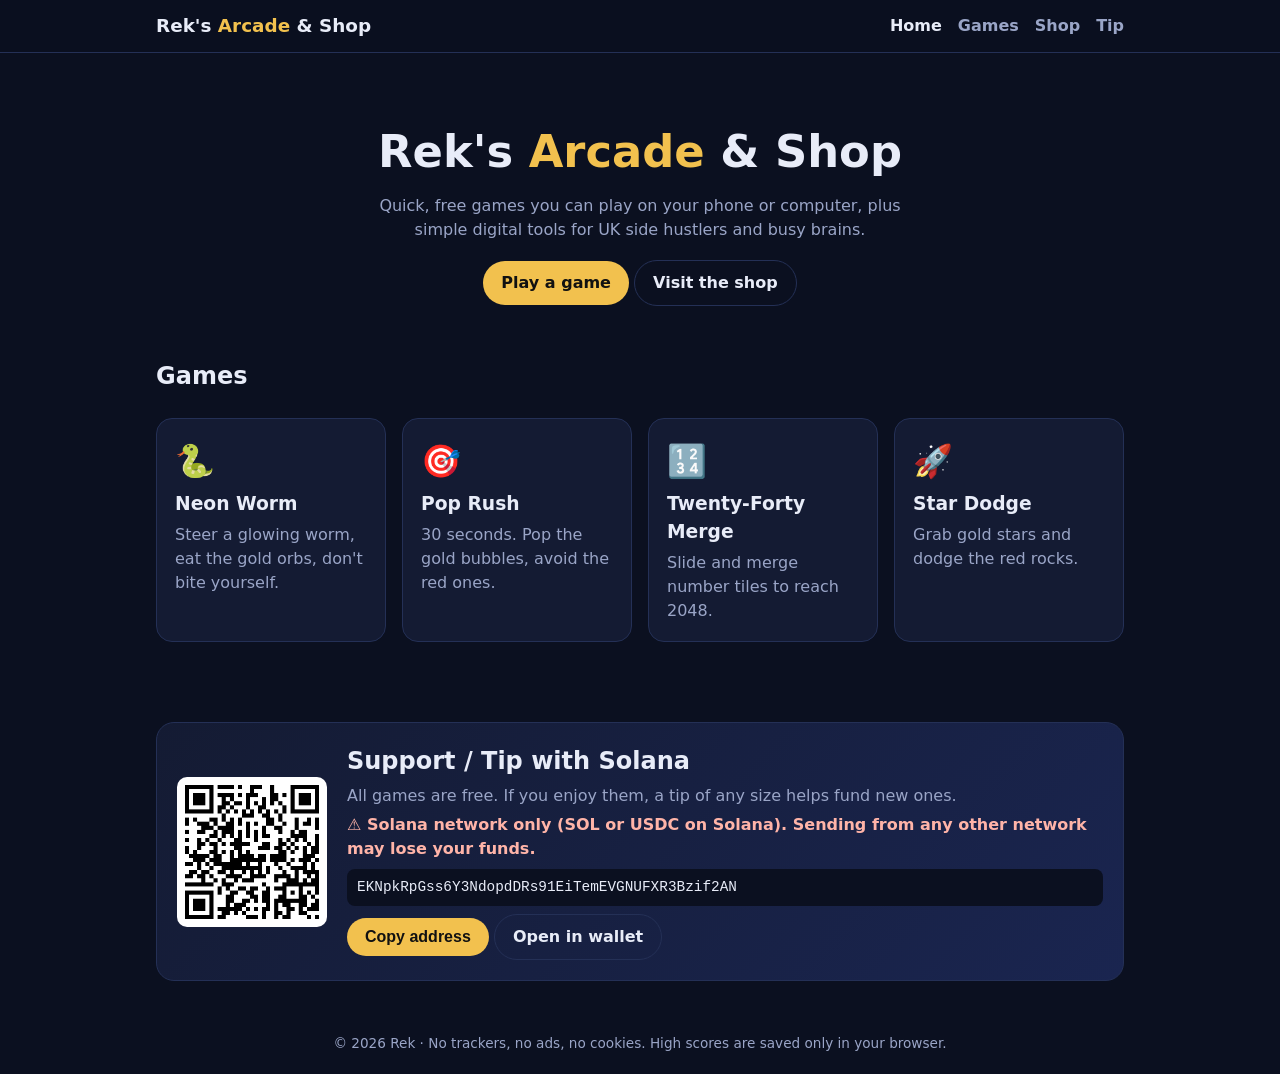
<file: index.html>
<!doctype html><html lang="en-GB"><head><meta charset="utf-8"><meta name="viewport" content="width=device-width,initial-scale=1">
<title>Home · Rek's Arcade &amp; Shop</title><meta name="description" content="Free browser games and handy digital products by Rek.">
<link rel="stylesheet" href="css/style.css"></head><body>
<header><nav><a class="brand" href="index.html">Rek's <span>Arcade</span> &amp; Shop</a><a href="index.html" class="on">Home</a><a href="games/index.html" class="">Games</a><a href="shop.html" class="">Shop</a><a href="#tip" class="">Tip</a></nav></header>
<main><section class="hero"><h1>Rek's <span style="color:var(--acc)">Arcade</span> &amp; Shop</h1>
<p>Quick, free games you can play on your phone or computer, plus simple digital tools for UK side hustlers and busy brains.</p>
<p style="margin-top:18px"><a class="btn" href="games/index.html">Play a game</a> <a class="btn alt" href="shop.html">Visit the shop</a></p></section>
<h2>Games</h2><div class="grid"><a class="card" href="games/snake.html"><div class="ico">🐍</div><h3 style="margin:.3em 0 0">Neon Worm</h3><p>Steer a glowing worm, eat the gold orbs, don't bite yourself.</p></a><a class="card" href="games/reflex.html"><div class="ico">🎯</div><h3 style="margin:.3em 0 0">Pop Rush</h3><p>30 seconds. Pop the gold bubbles, avoid the red ones.</p></a><a class="card" href="games/merge.html"><div class="ico">🔢</div><h3 style="margin:.3em 0 0">Twenty-Forty Merge</h3><p>Slide and merge number tiles to reach 2048.</p></a><a class="card" href="games/stardodge.html"><div class="ico">🚀</div><h3 style="margin:.3em 0 0">Star Dodge</h3><p>Grab gold stars and dodge the red rocks.</p></a></div></main>
<section class="tip" id="tip"><div class="box"><img src="assets/solana-qr.png" alt="QR code for Rek's Solana address" width="150" height="150">
<div class="info"><h2 style="margin:0">Support / Tip with Solana</h2><p class="mut" style="margin:.3em 0">All games are free. If you enjoy them, a tip of any size helps fund new ones.</p>
<p class="warn" style="margin:.3em 0">⚠ Solana network only (SOL or USDC on Solana). Sending from any other network may lose your funds.</p>
<code id="sol-addr">EKNpkRpGss6Y3NdopdDRs91EiTemEVGNUFXR3Bzif2AN</code>
<button class="btn" data-copy="sol-addr">Copy address</button> <a class="btn alt" href="solana:EKNpkRpGss6Y3NdopdDRs91EiTemEVGNUFXR3Bzif2AN">Open in wallet</a></div></div></section>
<footer>© 2026 Rek · No trackers, no ads, no cookies. High scores are saved only in your browser.</footer><script src="js/tip.js"></script></body></html>
</file>
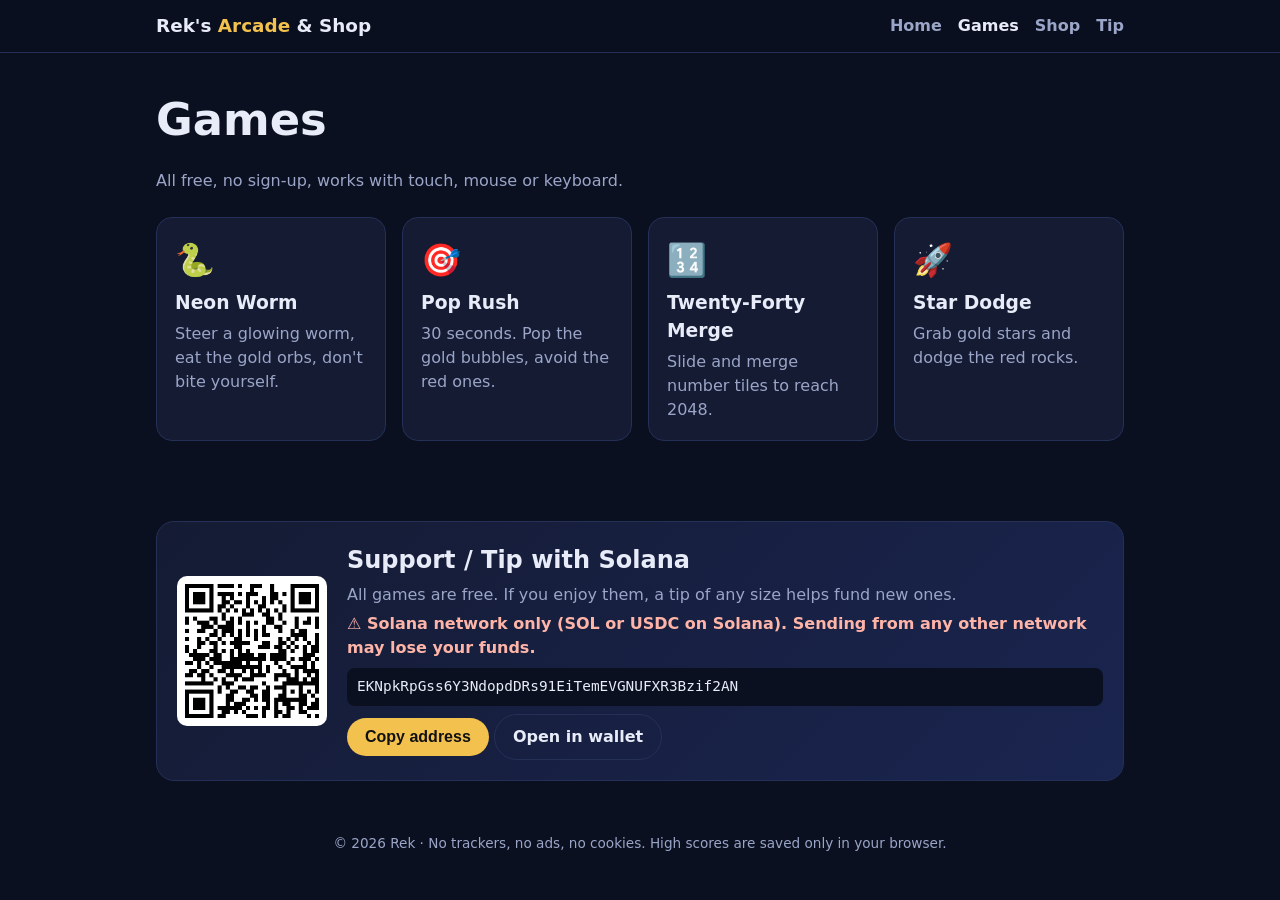
<file: games/index.html>
<!doctype html><html lang="en-GB"><head><meta charset="utf-8"><meta name="viewport" content="width=device-width,initial-scale=1">
<title>Games · Rek's Arcade &amp; Shop</title><meta name="description" content="Free browser games and handy digital products by Rek.">
<link rel="stylesheet" href="../css/style.css"></head><body>
<header><nav><a class="brand" href="../index.html">Rek's <span>Arcade</span> &amp; Shop</a><a href="../index.html" class="">Home</a><a href="../games/index.html" class="on">Games</a><a href="../shop.html" class="">Shop</a><a href="#tip" class="">Tip</a></nav></header>
<main><h1>Games</h1><p class="mut">All free, no sign-up, works with touch, mouse or keyboard.</p><div class="grid"><a class="card" href="snake.html"><div class="ico">🐍</div><h3 style="margin:.3em 0 0">Neon Worm</h3><p>Steer a glowing worm, eat the gold orbs, don't bite yourself.</p></a><a class="card" href="reflex.html"><div class="ico">🎯</div><h3 style="margin:.3em 0 0">Pop Rush</h3><p>30 seconds. Pop the gold bubbles, avoid the red ones.</p></a><a class="card" href="merge.html"><div class="ico">🔢</div><h3 style="margin:.3em 0 0">Twenty-Forty Merge</h3><p>Slide and merge number tiles to reach 2048.</p></a><a class="card" href="stardodge.html"><div class="ico">🚀</div><h3 style="margin:.3em 0 0">Star Dodge</h3><p>Grab gold stars and dodge the red rocks.</p></a></div></main>
<section class="tip" id="tip"><div class="box"><img src="../assets/solana-qr.png" alt="QR code for Rek's Solana address" width="150" height="150">
<div class="info"><h2 style="margin:0">Support / Tip with Solana</h2><p class="mut" style="margin:.3em 0">All games are free. If you enjoy them, a tip of any size helps fund new ones.</p>
<p class="warn" style="margin:.3em 0">⚠ Solana network only (SOL or USDC on Solana). Sending from any other network may lose your funds.</p>
<code id="sol-addr">EKNpkRpGss6Y3NdopdDRs91EiTemEVGNUFXR3Bzif2AN</code>
<button class="btn" data-copy="sol-addr">Copy address</button> <a class="btn alt" href="solana:EKNpkRpGss6Y3NdopdDRs91EiTemEVGNUFXR3Bzif2AN">Open in wallet</a></div></div></section>
<footer>© 2026 Rek · No trackers, no ads, no cookies. High scores are saved only in your browser.</footer><script src="../js/tip.js"></script></body></html>
</file>
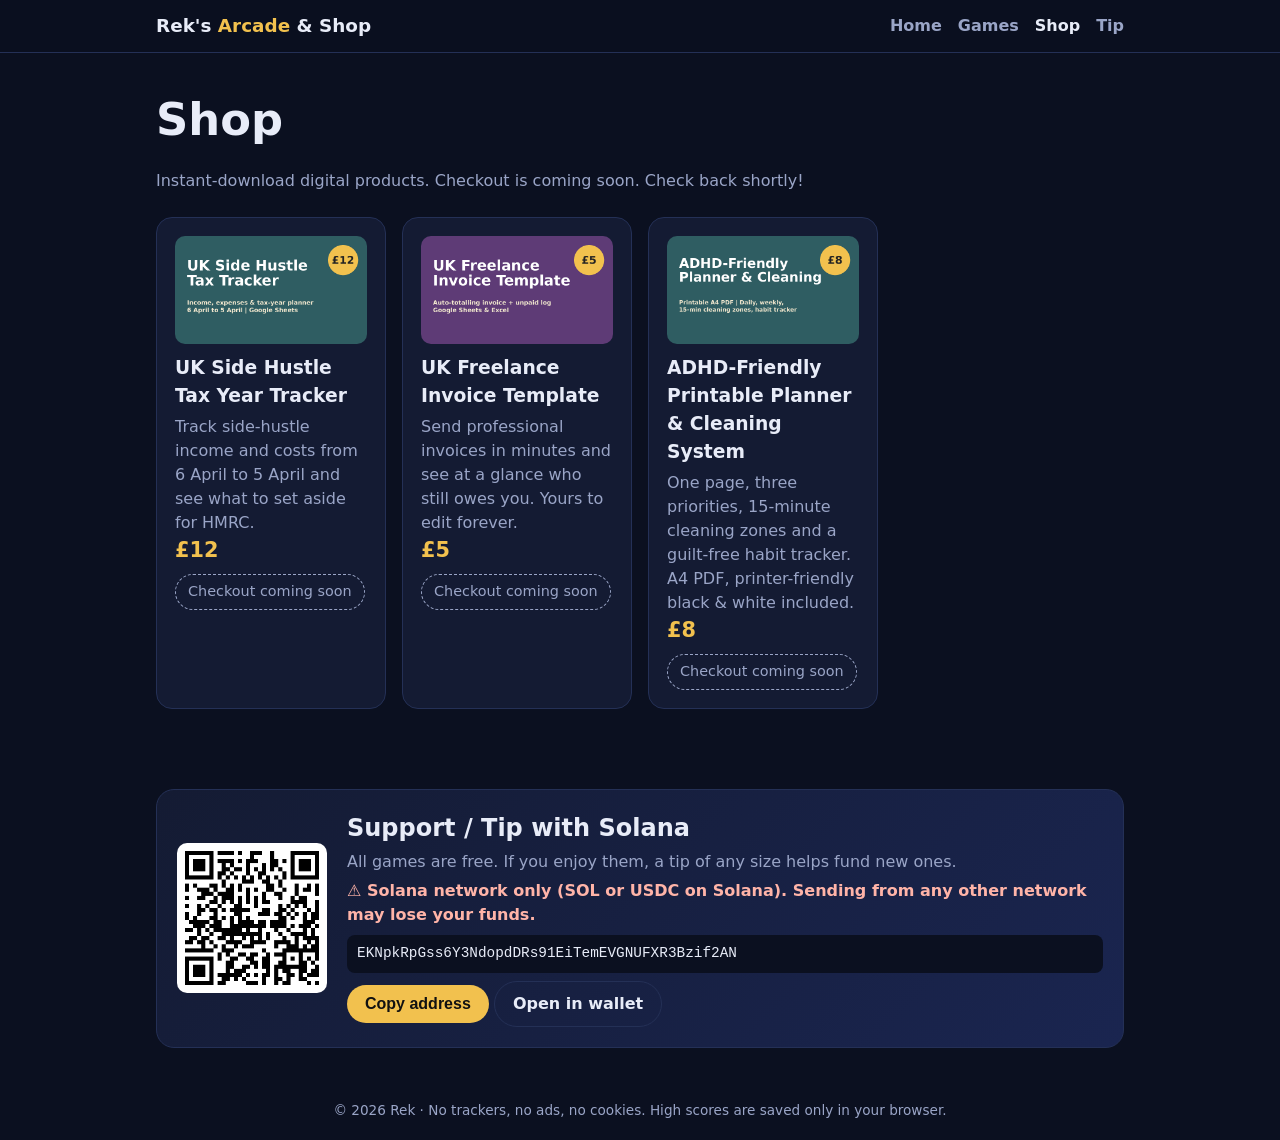
<file: shop.html>
<!doctype html><html lang="en-GB"><head><meta charset="utf-8"><meta name="viewport" content="width=device-width,initial-scale=1">
<title>Shop · Rek's Arcade &amp; Shop</title><meta name="description" content="Free browser games and handy digital products by Rek.">
<link rel="stylesheet" href="css/style.css"></head><body>
<header><nav><a class="brand" href="index.html">Rek's <span>Arcade</span> &amp; Shop</a><a href="index.html" class="">Home</a><a href="games/index.html" class="">Games</a><a href="shop.html" class="on">Shop</a><a href="#tip" class="">Tip</a></nav></header>
<main><h1>Shop</h1><p class="mut">Instant-download digital products. Checkout is coming soon. Check back shortly!</p><div class="grid"><div class="card"><img src="assets/cover_tracker.png" alt="UK Side Hustle Tax Year Tracker cover" loading="lazy"><h3 style="margin:.2em 0">UK Side Hustle Tax Year Tracker</h3><p>Track side-hustle income and costs from 6 April to 5 April and see what to set aside for HMRC.</p><div class="price">£12</div><span class="soon">Checkout coming soon</span></div><div class="card"><img src="assets/cover_invoice.png" alt="UK Freelance Invoice Template cover" loading="lazy"><h3 style="margin:.2em 0">UK Freelance Invoice Template</h3><p>Send professional invoices in minutes and see at a glance who still owes you. Yours to edit forever.</p><div class="price">£5</div><span class="soon">Checkout coming soon</span></div><div class="card"><img src="assets/cover_adhd.png" alt="ADHD-Friendly Printable Planner &amp; Cleaning System cover" loading="lazy"><h3 style="margin:.2em 0">ADHD-Friendly Printable Planner &amp; Cleaning System</h3><p>One page, three priorities, 15-minute cleaning zones and a guilt-free habit tracker. A4 PDF, printer-friendly black &amp; white included.</p><div class="price">£8</div><span class="soon">Checkout coming soon</span></div></div></main>
<section class="tip" id="tip"><div class="box"><img src="assets/solana-qr.png" alt="QR code for Rek's Solana address" width="150" height="150">
<div class="info"><h2 style="margin:0">Support / Tip with Solana</h2><p class="mut" style="margin:.3em 0">All games are free. If you enjoy them, a tip of any size helps fund new ones.</p>
<p class="warn" style="margin:.3em 0">⚠ Solana network only (SOL or USDC on Solana). Sending from any other network may lose your funds.</p>
<code id="sol-addr">EKNpkRpGss6Y3NdopdDRs91EiTemEVGNUFXR3Bzif2AN</code>
<button class="btn" data-copy="sol-addr">Copy address</button> <a class="btn alt" href="solana:EKNpkRpGss6Y3NdopdDRs91EiTemEVGNUFXR3Bzif2AN">Open in wallet</a></div></div></section>
<footer>© 2026 Rek · No trackers, no ads, no cookies. High scores are saved only in your browser.</footer><script src="js/tip.js"></script></body></html>
</file>
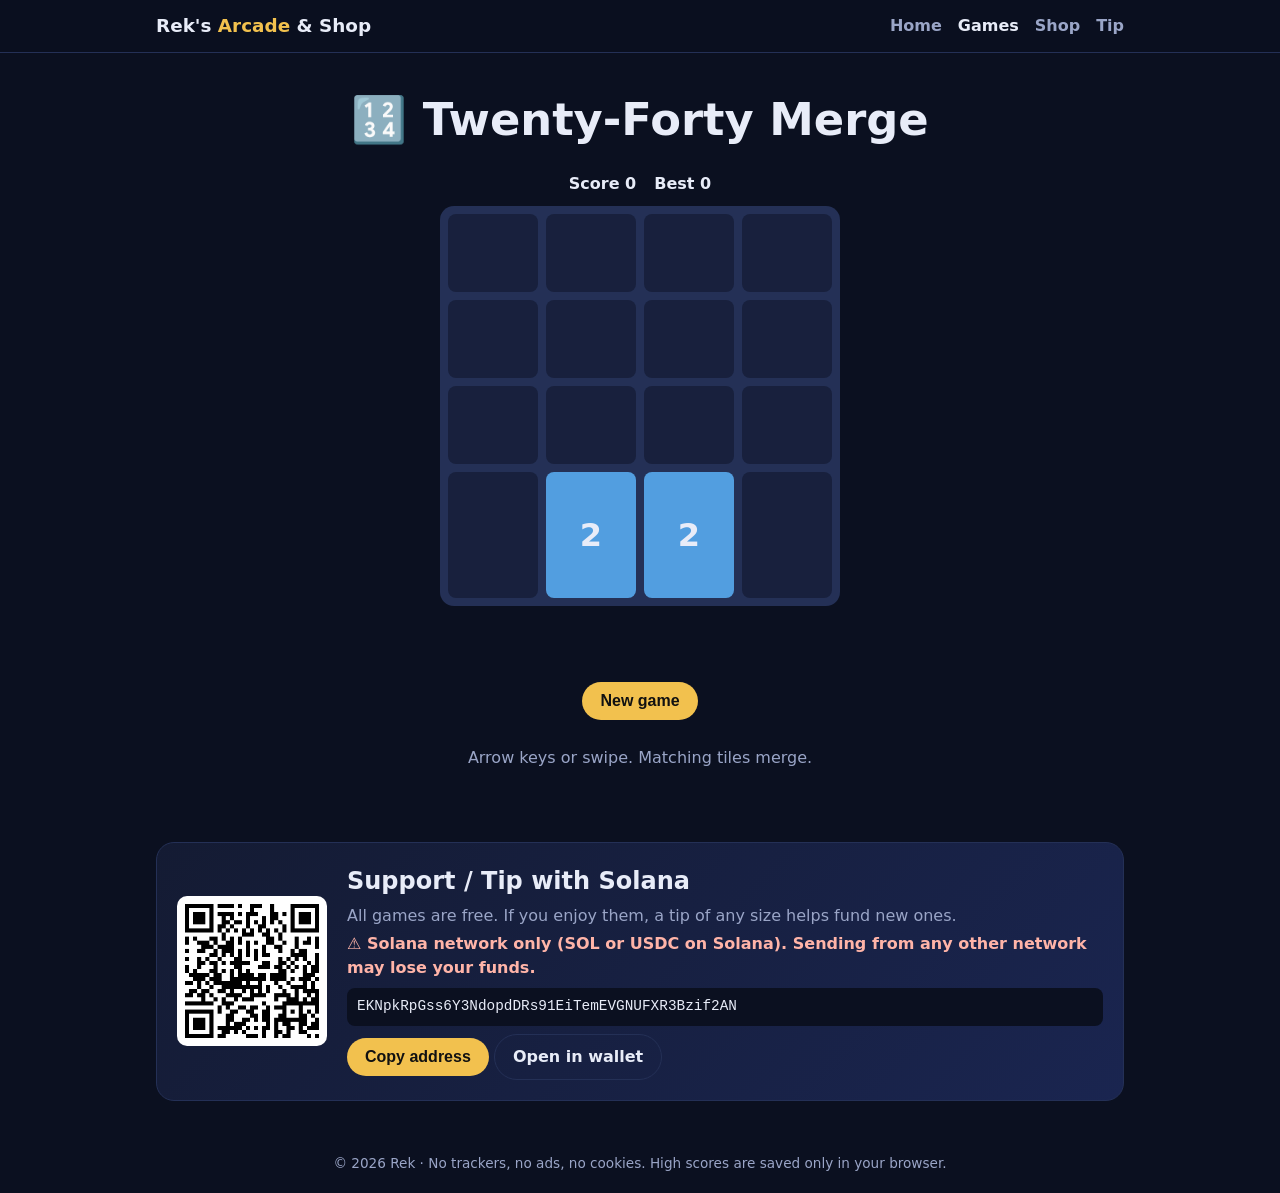
<file: games/merge.html>
<!doctype html><html lang="en-GB"><head><meta charset="utf-8"><meta name="viewport" content="width=device-width,initial-scale=1">
<title>Twenty-Forty Merge · Rek's Arcade &amp; Shop</title><meta name="description" content="Free browser games and handy digital products by Rek.">
<link rel="stylesheet" href="../css/style.css"></head><body>
<header><nav><a class="brand" href="../index.html">Rek's <span>Arcade</span> &amp; Shop</a><a href="../index.html" class="">Home</a><a href="../games/index.html" class="on">Games</a><a href="../shop.html" class="">Shop</a><a href="#tip" class="">Tip</a></nav></header>
<main><div class="game"><h1>🔢 Twenty-Forty Merge</h1><div class="hud"><span>Score <b id="score">0</b></span><span>Best <b id="best">0</b></span></div>
<div class="board" id="board"></div><p id="msg" style="min-height:1.5em;font-weight:700"></p><button class="btn" id="new">New game</button>
<p class="mut">Arrow keys or swipe. Matching tiles merge.</p></div></main>
<section class="tip" id="tip"><div class="box"><img src="../assets/solana-qr.png" alt="QR code for Rek's Solana address" width="150" height="150">
<div class="info"><h2 style="margin:0">Support / Tip with Solana</h2><p class="mut" style="margin:.3em 0">All games are free. If you enjoy them, a tip of any size helps fund new ones.</p>
<p class="warn" style="margin:.3em 0">⚠ Solana network only (SOL or USDC on Solana). Sending from any other network may lose your funds.</p>
<code id="sol-addr">EKNpkRpGss6Y3NdopdDRs91EiTemEVGNUFXR3Bzif2AN</code>
<button class="btn" data-copy="sol-addr">Copy address</button> <a class="btn alt" href="solana:EKNpkRpGss6Y3NdopdDRs91EiTemEVGNUFXR3Bzif2AN">Open in wallet</a></div></div></section>
<footer>© 2026 Rek · No trackers, no ads, no cookies. High scores are saved only in your browser.</footer><script src="../js/merge.js"></script><script src="../js/tip.js"></script></body></html>
</file>
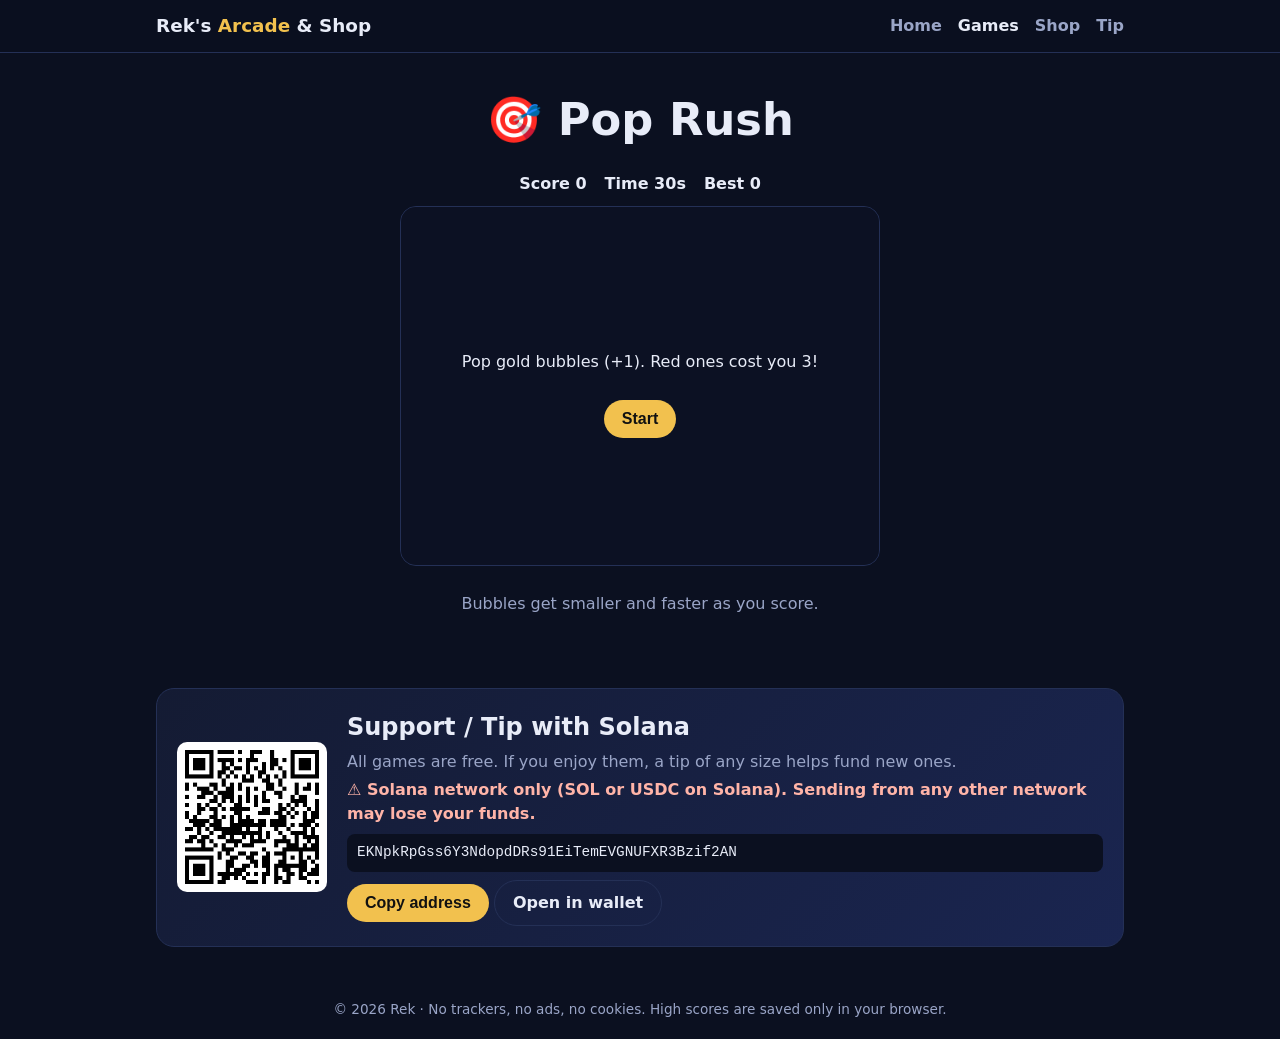
<file: games/reflex.html>
<!doctype html><html lang="en-GB"><head><meta charset="utf-8"><meta name="viewport" content="width=device-width,initial-scale=1">
<title>Pop Rush · Rek's Arcade &amp; Shop</title><meta name="description" content="Free browser games and handy digital products by Rek.">
<link rel="stylesheet" href="../css/style.css"></head><body>
<header><nav><a class="brand" href="../index.html">Rek's <span>Arcade</span> &amp; Shop</a><a href="../index.html" class="">Home</a><a href="../games/index.html" class="on">Games</a><a href="../shop.html" class="">Shop</a><a href="#tip" class="">Tip</a></nav></header>
<main><div class="game"><h1>🎯 Pop Rush</h1><div class="hud"><span>Score <b id="score">0</b></span><span>Time <b id="time">30</b>s</span><span>Best <b id="best">0</b></span></div>
<div class="target" id="area"><div class="overlay" id="ov"><p id="msg">Pop gold bubbles (+1). Red ones cost you 3!</p><button class="btn" id="go">Start</button></div></div>
<p class="mut">Bubbles get smaller and faster as you score.</p></div></main>
<section class="tip" id="tip"><div class="box"><img src="../assets/solana-qr.png" alt="QR code for Rek's Solana address" width="150" height="150">
<div class="info"><h2 style="margin:0">Support / Tip with Solana</h2><p class="mut" style="margin:.3em 0">All games are free. If you enjoy them, a tip of any size helps fund new ones.</p>
<p class="warn" style="margin:.3em 0">⚠ Solana network only (SOL or USDC on Solana). Sending from any other network may lose your funds.</p>
<code id="sol-addr">EKNpkRpGss6Y3NdopdDRs91EiTemEVGNUFXR3Bzif2AN</code>
<button class="btn" data-copy="sol-addr">Copy address</button> <a class="btn alt" href="solana:EKNpkRpGss6Y3NdopdDRs91EiTemEVGNUFXR3Bzif2AN">Open in wallet</a></div></div></section>
<footer>© 2026 Rek · No trackers, no ads, no cookies. High scores are saved only in your browser.</footer><script src="../js/reflex.js"></script><script src="../js/tip.js"></script></body></html>
</file>
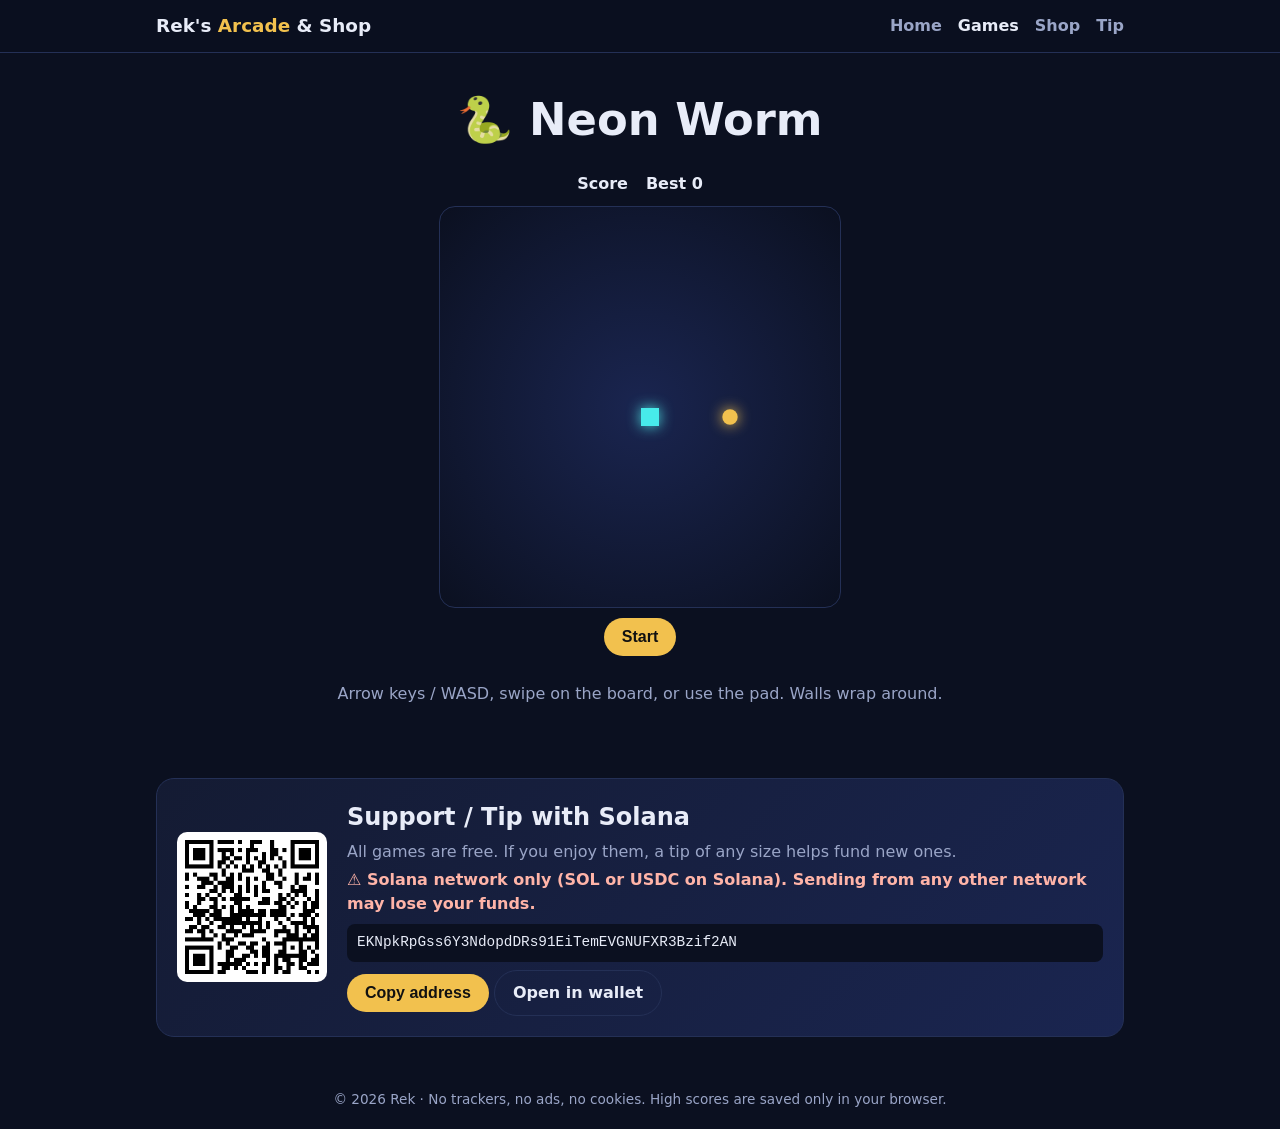
<file: games/snake.html>
<!doctype html><html lang="en-GB"><head><meta charset="utf-8"><meta name="viewport" content="width=device-width,initial-scale=1">
<title>Neon Worm · Rek's Arcade &amp; Shop</title><meta name="description" content="Free browser games and handy digital products by Rek.">
<link rel="stylesheet" href="../css/style.css"></head><body>
<header><nav><a class="brand" href="../index.html">Rek's <span>Arcade</span> &amp; Shop</a><a href="../index.html" class="">Home</a><a href="../games/index.html" class="on">Games</a><a href="../shop.html" class="">Shop</a><a href="#tip" class="">Tip</a></nav></header>
<main><div class="game"><h1>🐍 Neon Worm</h1><div class="hud"><span>Score <b id="score">0</b></span><span>Best <b id="best">0</b></span></div>
<canvas id="c" width="400" height="400"></canvas><button class="btn" id="start">Start</button>
<div class="pad" style="grid-template-columns:repeat(3,64px)"><span></span><button data-d="0,-1">▲</button><span></span><button data-d="-1,0">◀</button><button data-d="0,1">▼</button><button data-d="1,0">▶</button></div>
<p class="mut">Arrow keys / WASD, swipe on the board, or use the pad. Walls wrap around.</p></div></main>
<section class="tip" id="tip"><div class="box"><img src="../assets/solana-qr.png" alt="QR code for Rek's Solana address" width="150" height="150">
<div class="info"><h2 style="margin:0">Support / Tip with Solana</h2><p class="mut" style="margin:.3em 0">All games are free. If you enjoy them, a tip of any size helps fund new ones.</p>
<p class="warn" style="margin:.3em 0">⚠ Solana network only (SOL or USDC on Solana). Sending from any other network may lose your funds.</p>
<code id="sol-addr">EKNpkRpGss6Y3NdopdDRs91EiTemEVGNUFXR3Bzif2AN</code>
<button class="btn" data-copy="sol-addr">Copy address</button> <a class="btn alt" href="solana:EKNpkRpGss6Y3NdopdDRs91EiTemEVGNUFXR3Bzif2AN">Open in wallet</a></div></div></section>
<footer>© 2026 Rek · No trackers, no ads, no cookies. High scores are saved only in your browser.</footer><script src="../js/snake.js"></script><script src="../js/tip.js"></script></body></html>
</file>
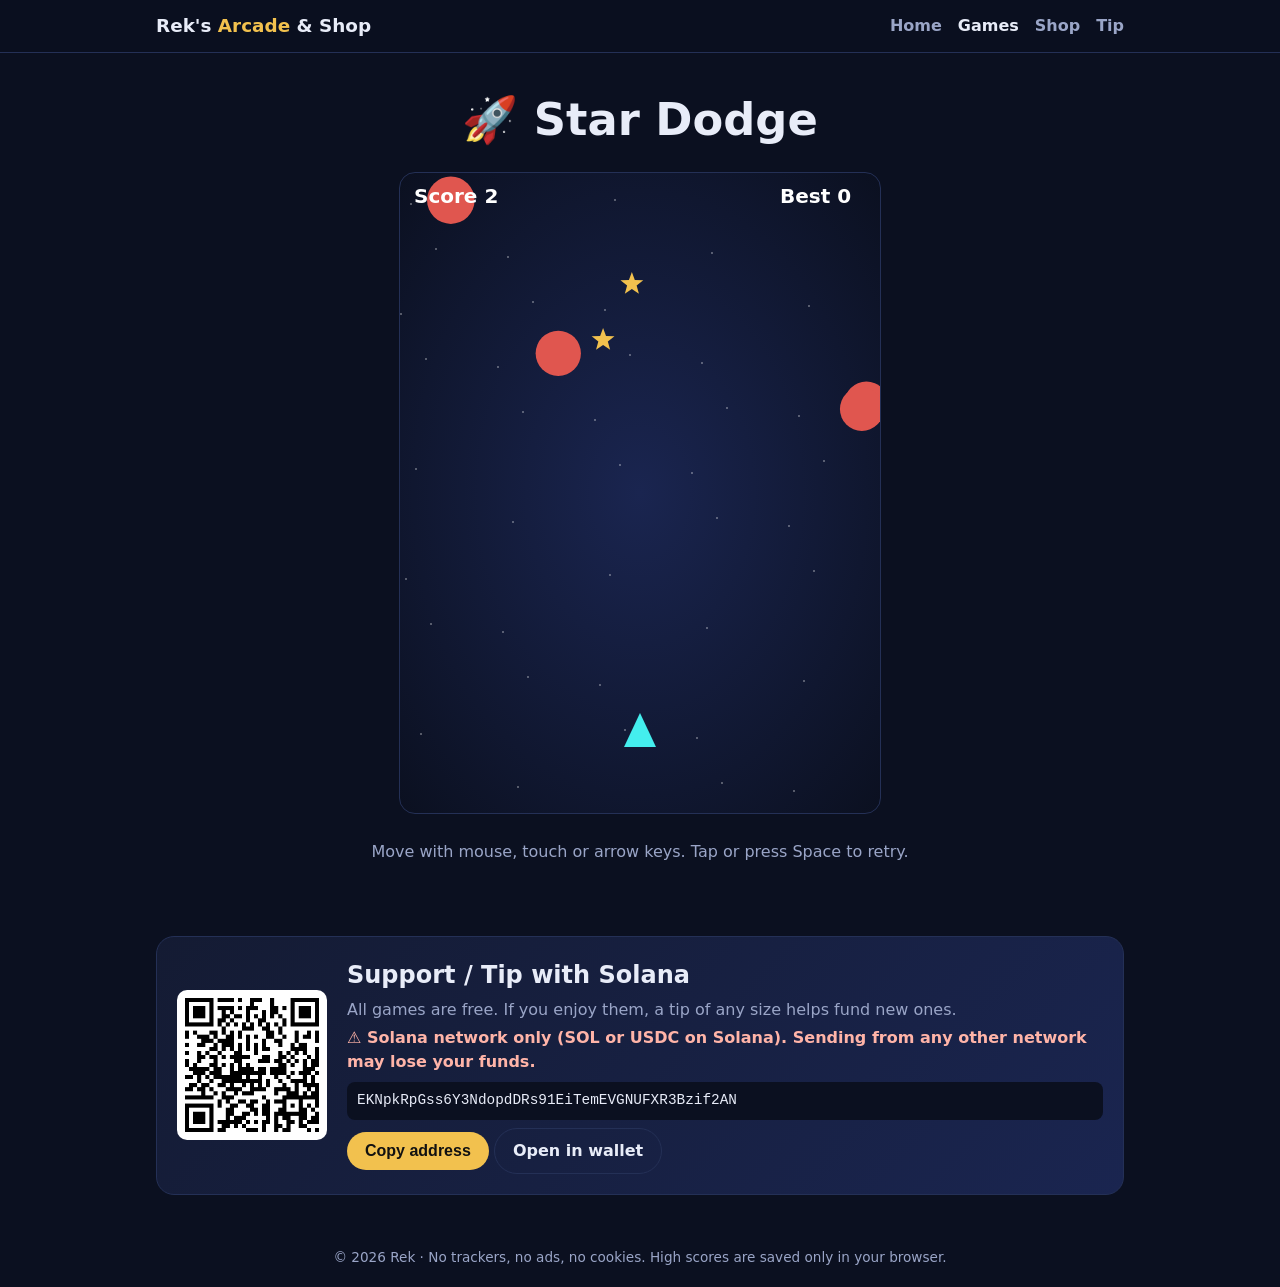
<file: games/stardodge.html>
<!doctype html><html lang="en-GB"><head><meta charset="utf-8"><meta name="viewport" content="width=device-width,initial-scale=1">
<title>Star Dodge · Rek's Arcade &amp; Shop</title><meta name="description" content="Free browser games and handy digital products by Rek.">
<link rel="stylesheet" href="../css/style.css"></head><body>
<header><nav><a class="brand" href="../index.html">Rek's <span>Arcade</span> &amp; Shop</a><a href="../index.html" class="">Home</a><a href="../games/index.html" class="on">Games</a><a href="../shop.html" class="">Shop</a><a href="#tip" class="">Tip</a></nav></header>
<main><div class="game"><h1>🚀 Star Dodge</h1><canvas id="c" width="480" height="640" style="max-height:75vh;width:auto"></canvas>
<p class="mut">Move with mouse, touch or arrow keys. Tap or press Space to retry.</p></div></main>
<section class="tip" id="tip"><div class="box"><img src="../assets/solana-qr.png" alt="QR code for Rek's Solana address" width="150" height="150">
<div class="info"><h2 style="margin:0">Support / Tip with Solana</h2><p class="mut" style="margin:.3em 0">All games are free. If you enjoy them, a tip of any size helps fund new ones.</p>
<p class="warn" style="margin:.3em 0">⚠ Solana network only (SOL or USDC on Solana). Sending from any other network may lose your funds.</p>
<code id="sol-addr">EKNpkRpGss6Y3NdopdDRs91EiTemEVGNUFXR3Bzif2AN</code>
<button class="btn" data-copy="sol-addr">Copy address</button> <a class="btn alt" href="solana:EKNpkRpGss6Y3NdopdDRs91EiTemEVGNUFXR3Bzif2AN">Open in wallet</a></div></div></section>
<footer>© 2026 Rek · No trackers, no ads, no cookies. High scores are saved only in your browser.</footer><script src="../js/stardodge.js"></script><script src="../js/tip.js"></script></body></html>
</file>
<file: css/style.css>
:root{--bg:#0b1020;--card:#141b33;--line:#243056;--txt:#e8ecf8;--mut:#9aa5c7;--acc:#f2c14e;--acc2:#4ee0e0}
*{box-sizing:border-box}html,body{margin:0}body{background:var(--bg);color:var(--txt);font-family:system-ui,-apple-system,Segoe UI,Roboto,sans-serif;line-height:1.5}
a{color:var(--acc2)}header{position:sticky;top:0;z-index:5;background:rgba(11,16,32,.9);backdrop-filter:blur(8px);border-bottom:1px solid var(--line)}
nav{max-width:1000px;margin:auto;display:flex;flex-wrap:wrap;gap:6px 16px;align-items:center;padding:12px 16px}
nav .brand{font-weight:800;font-size:1.15rem;color:var(--txt);text-decoration:none;margin-right:auto}nav .brand span{color:var(--acc)}
nav a{text-decoration:none;color:var(--mut);font-weight:600}nav a:hover,nav a.on{color:var(--txt)}
main{max-width:1000px;margin:auto;padding:24px 16px}h1{font-size:clamp(1.8rem,5vw,2.8rem);margin:.2em 0}
.hero{text-align:center;padding:32px 0}.hero p{color:var(--mut);max-width:560px;margin:auto}
.grid{display:grid;grid-template-columns:repeat(auto-fill,minmax(220px,1fr));gap:16px;margin:24px 0}
.card{background:var(--card);border:1px solid var(--line);border-radius:16px;padding:18px;text-decoration:none;color:var(--txt);transition:transform .15s,border-color .15s;display:block}
a.card:hover{transform:translateY(-3px);border-color:var(--acc)}.card .ico{font-size:2rem}.card p{color:var(--mut);margin:.3em 0 0}
.card img{width:100%;border-radius:10px;display:block;margin-bottom:10px}.price{color:var(--acc);font-weight:800;font-size:1.3rem}
.soon{display:inline-block;margin-top:8px;padding:6px 12px;border-radius:20px;border:1px dashed var(--mut);color:var(--mut);font-size:.9rem}
.btn{background:var(--acc);color:#111;border:0;border-radius:24px;padding:10px 18px;font-weight:700;cursor:pointer;font-size:1rem;text-decoration:none;display:inline-block}
.btn.alt{background:transparent;color:var(--txt);border:1px solid var(--line)}
.game{display:flex;flex-direction:column;align-items:center;gap:10px}.game canvas{background:radial-gradient(#1a2550,#0b1020);border-radius:16px;touch-action:none;max-width:100%;height:auto;border:1px solid var(--line)}
.hud{display:flex;gap:18px;font-weight:700;flex-wrap:wrap;justify-content:center}.mut{color:var(--mut)}
.tip{max-width:1000px;margin:32px auto;padding:0 16px}.tip .box{background:linear-gradient(135deg,#141b33,#1a2550);border:1px solid var(--line);border-radius:18px;padding:20px;display:flex;gap:20px;flex-wrap:wrap;align-items:center}
.tip img{width:150px;height:150px;border-radius:10px;background:#fff}.tip .info{flex:1;min-width:220px}
.tip code{display:block;word-break:break-all;background:#0b1020;padding:8px 10px;border-radius:8px;margin:8px 0;font-size:.9rem}
.warn{color:#ffb4a8;font-weight:700}footer{text-align:center;color:var(--mut);padding:20px;font-size:.85rem}
.pad{display:none;gap:8px}.pad button{width:64px;height:56px;font-size:1.4rem;border-radius:12px;background:var(--card);color:var(--txt);border:1px solid var(--line)}
@media (pointer:coarse){.pad{display:grid}}
.board{display:grid;grid-template-columns:repeat(4,1fr);gap:8px;background:#243056;padding:8px;border-radius:14px;width:min(92vw,400px);aspect-ratio:1;touch-action:none}
.tile{border-radius:8px;display:flex;align-items:center;justify-content:center;font-weight:800;font-size:clamp(1.1rem,6vw,2rem);background:#18203d;transition:background .15s}
.target{width:min(92vw,480px);height:360px;border-radius:16px;border:1px solid var(--line);background:var(--card);position:relative;overflow:hidden;touch-action:manipulation;user-select:none}
.dot{position:absolute;border-radius:50%;background:radial-gradient(circle at 35% 35%,#fff6,var(--acc));cursor:pointer;animation:pop .2s}
.dot.bad{background:radial-gradient(circle at 35% 35%,#fff6,#e0564f)}@keyframes pop{from{transform:scale(0)}}
.overlay{position:absolute;inset:0;display:flex;flex-direction:column;align-items:center;justify-content:center;gap:10px;background:#0b1020cc;text-align:center;padding:16px}
</file>
